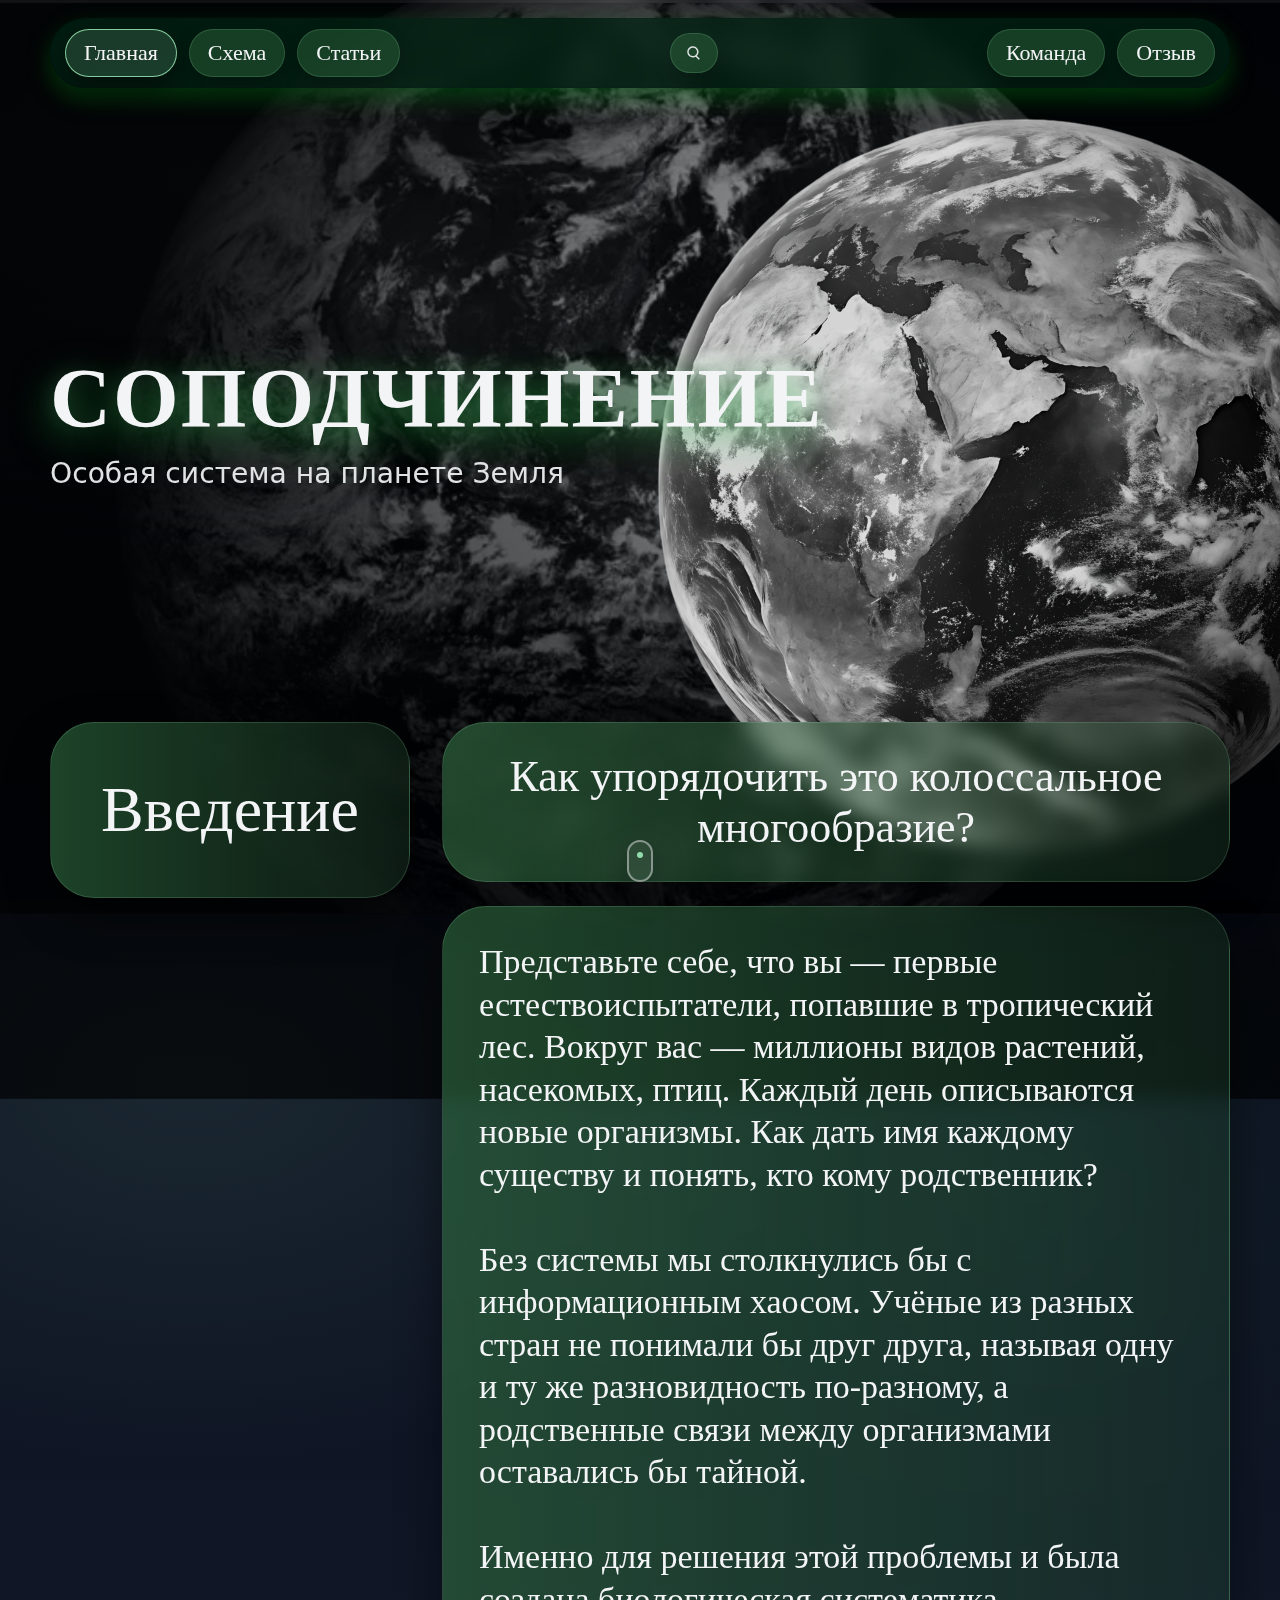
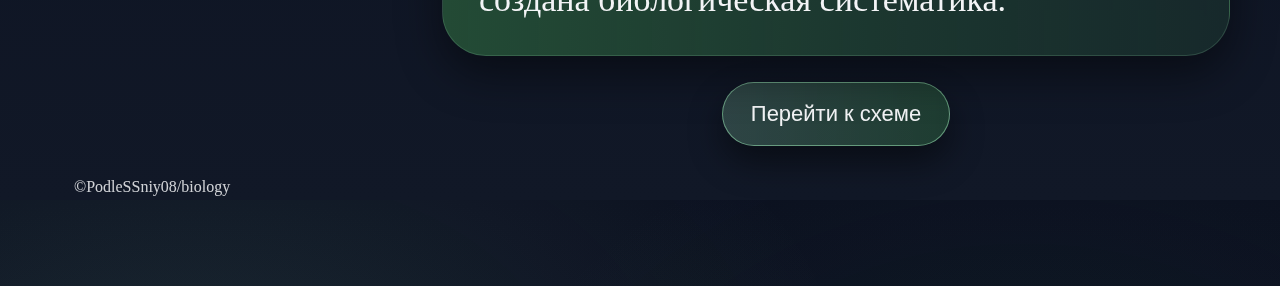
<file: index.html>
<!doctype html>
<html lang="ru">
<head>
  <meta charset="utf-8">
  <meta name="viewport" content="width=device-width, initial-scale=1">
  <title>СОПОДЧИНЕНИЕ — Особая система на планете Земля</title>
  <link rel="stylesheet" href="css/style.css">  
  <script defer src="js/app.js"></script>  
  <script defer src="js/global-search.js"></script>
  <script defer src="js/parallax.js"></script>
  <script defer src="js/highlight.js"></script>
  <script defer src="js/progress.js"></script>
</head>
<body>
  <div class="progress" aria-hidden="true"><div class="progress__bar"></div></div>
  <div class="page">
    <div class="bg" style="background-image:url('assets/bg-earth.jpg')"></div>
    <img class="hero-earth" src="assets/earth-circle.png" alt="Земля">
    <header class="header">
      <div class="container">
        <nav class="navbar" aria-label="Навигация">
          <div class="nav-group nav-left">
            <a class="pill" data-nav href="index.html">Главная</a>
            <a class="pill" data-nav href="scheme.html">Схема</a>
            <a class="pill" data-nav href="articles.html">Статьи</a>
          </div>
          <div class="nav-center"></div>
          <div class="nav-group nav-right">
            <a class="pill" data-nav href="team.html">Команда</a>
            <a class="pill" data-nav href="reviews.html">Отзыв</a>
          </div>
        </nav>
      </div>
    </header>
    <main class="hero" id="top">
      <div class="container">
        <section class="hero-box" aria-label="Заглавный блок">
          <h1 class="hero-title">СОПОДЧИНЕНИЕ</h1>
          <p class="hero-sub">Особая система на планете Земля</p>
        </section>
      </div>
    </main>
    <main class="section" id="intro">
      <div class="container">
        <div class="grid-2">
          <aside class="huge-label">Введение</aside>
          <section>
            <div class="question">Как упорядочить это колоссальное<br>многообразие?</div>
            <div class="textbox">
              Представьте себе, что вы — первые естествоиспытатели, попавшие в тропический лес. Вокруг вас — миллионы видов растений, насекомых, птиц. Каждый день описываются новые организмы. Как дать имя каждому существу и понять, кто кому родственник?<br><br>Без системы мы столкнулись бы с информационным хаосом. Учёные из разных стран не понимали бы друг друга, называя одну и ту же разновидность по-разному, а родственные связи между организмами оставались бы тайной.<br><br>Именно для решения этой проблемы и была создана биологическая систематика.
            </div>
            <div class="cta-row">
              <button class="cta" type="button" onclick="location.href='scheme.html'">
                Перейти к схеме
              </button>
            </div>
          </section>
          <footer class="footer">
          <div class="container">
            <div style="opacity:.85">©PodleSSniy08/biology</div>
          </div>
        </footer>
        </div>
      </div>
    </main>
  <div class="scroll-indicator" aria-hidden="true"></div>
</body>
</html>
</file>
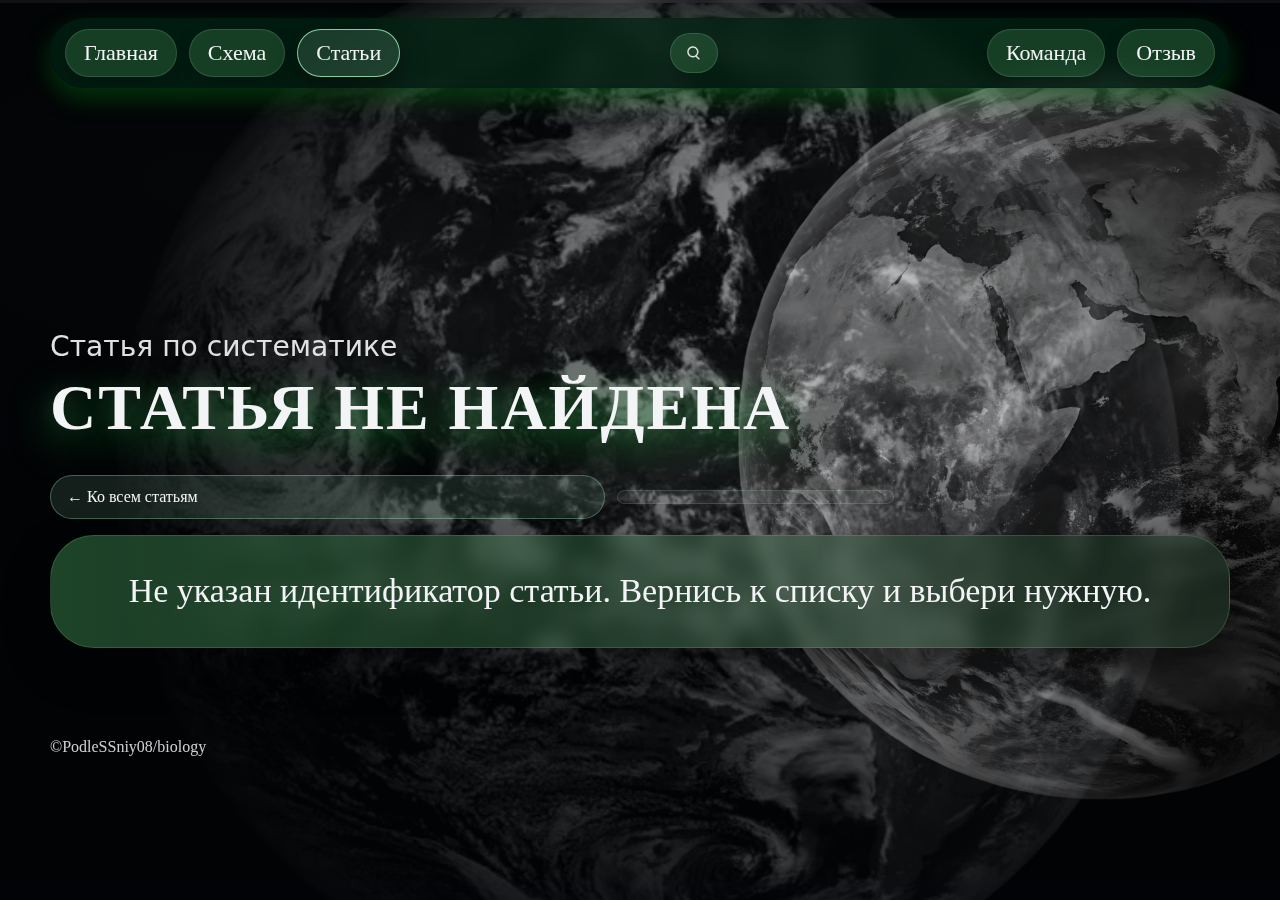
<file: article.html>
<!doctype html>
<html lang="ru">
<head>
  <meta charset="utf-8" />
  <meta name="viewport" content="width=device-width, initial-scale=1" />
  <title>Статья — систематика</title>
  <link rel="stylesheet" href="css/style.css" />
  <script defer src="js/app.js"></script>
  <script defer src="js/global-search.js"></script>
  <script defer src="js/parallax.js"></script>
  <script defer src="js/progress.js"></script>
  <script defer src="js/highlight.js"></script>
  <script defer src="js/article-page.js"></script>
</head>
<body>
  <div class="progress" aria-hidden="true"><div class="progress__bar"></div></div>
  <div class="page">
    <div class="bg" style="background-image:url('assets/bg-earth.jpg')"></div>
    <img class="hero-earth hero-earth--scheme earth-img" src="assets/earth-circle.png" alt="Земля" />
    <header class="header">
      <div class="container">
        <nav class="navbar" aria-label="Навигация">
          <div class="nav-group nav-left">
            <a class="pill" data-nav href="index.html">Главная</a>
            <a class="pill" data-nav href="scheme.html">Схема</a>
            <a class="pill active" data-nav href="articles.html">Статьи</a>
          </div>
          <div class="nav-center"></div>
          <div class="nav-group nav-right">
            <a class="pill" data-nav href="team.html">Команда</a>
            <a class="pill" data-nav href="reviews.html">Отзыв</a>
          </div>
        </nav>
      </div>
    </header>
    <main class="section">
      <div class="container">
        <section class="hero-box" style="margin-top:120px; background: transparent; box-shadow:none; padding:0">
          <p class="hero-sub" style="margin-bottom:8px;">Статья по систематике</p>
          <h1 id="articleTitle" class="hero-title" style="font-size:64px; margin-bottom:16px;">Загрузка…</h1>
          <div id="articleMeta" class="kb-badges" aria-label="Характеристики статьи"></div>
          <div class="kb-controls" style="gap:12px; margin-top:14px; flex-wrap:wrap;">
            <a class="btn" href="articles.html">← Ко всем статьям</a>
            <div id="articleUpdated" class="kb-count" aria-label="Дата обновления"></div>
          </div>
        </section>
        <section class="card textbox" style="margin-top:16px;" id="articleContent">
          <div class="note">Загружаем статью…</div>
        </section>
        <section class="card" id="articleLinks" style="margin-top:16px; display:none;"></section>
        <section class="card" id="articleSources" style="margin-top:16px; display:none;"></section>
      </div>
    </main>
    <footer class="footer">
      <div class="container">
        <div style="opacity:.85">©PodleSSniy08/biology</div>
      </div>
    </footer>
  </div>
</body>
</html>
</file>
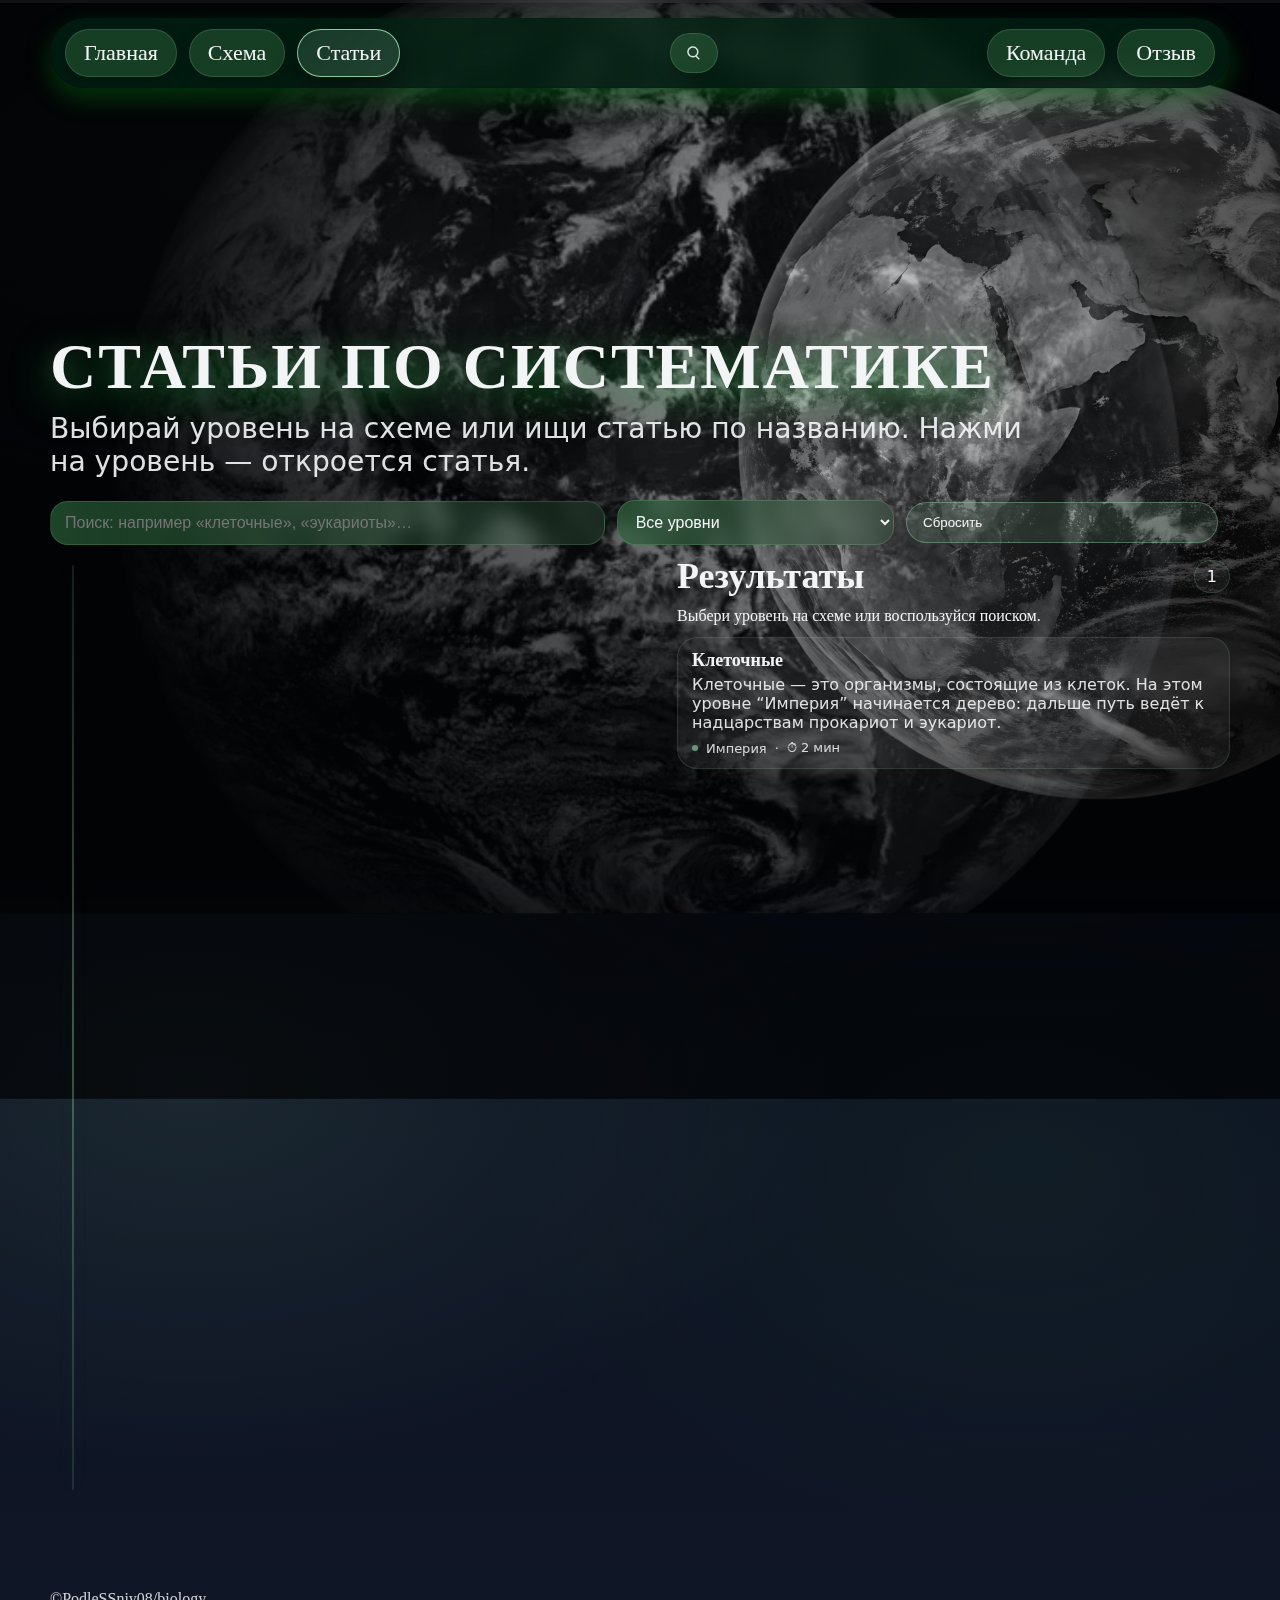
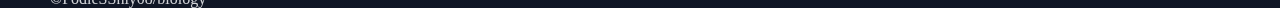
<file: articles.html>
<!doctype html>
<html lang="ru">
<head>
  <meta charset="utf-8" />
  <meta name="viewport" content="width=device-width, initial-scale=1" />
  <title>Статьи — схема и поиск</title>
  <link rel="stylesheet" href="css/style.css" />
  <script defer src="js/app.js"></script>
  <script defer src="js/global-search.js"></script>
  <script defer src="js/parallax.js"></script>
  <script defer src="js/progress.js"></script>
  <script defer src="js/articles.js"></script>
</head>
<body>
  <div class="progress" aria-hidden="true"><div class="progress__bar"></div></div>
  <div class="page">
    <div class="bg" style="background-image:url('assets/bg-earth.jpg')"></div>
    <img class="hero-earth hero-earth--scheme earth-img" src="assets/earth-circle.png" alt="Земля">
    <header class="header">
      <div class="container">
        <nav class="navbar" aria-label="Навигация">
          <div class="nav-group nav-left">
            <a class="pill" data-nav href="index.html">Главная</a>
            <a class="pill" data-nav href="scheme.html">Схема</a>
            <a class="pill active" data-nav href="articles.html">Статьи</a>
          </div>
          <div class="nav-center"></div>
          <div class="nav-group nav-right">
            <a class="pill" data-nav href="team.html">Команда</a>
            <a class="pill" data-nav href="reviews.html">Отзыв</a>
          </div>
        </nav>
      </div>
    </header>
    <main class="section">
      <div class="container">
        <section class="hero-box" style="margin-top:120px; background:transparent; box-shadow:none; padding:0">
          <h1 class="hero-title" style="font-size:64px; margin-bottom:8px;">Статьи по систематике</h1>
          <p class="hero-sub" style="max-width: 980px;">
            Выбирай уровень на схеме или ищи статью по названию. Нажми на уровень — откроется статья.
          </p>
        </section>
        <section class="card" style="margin-top:16px; background: transparent; border:0;">
          <div class="kb-controls">
            <input id="kbSearch" class="kb-input" placeholder="Поиск: например «клеточные», «эукариоты»…" autocomplete="off" />
            <select id="kbLevel" class="kb-select" title="Уровень">
              <option value="">Все уровни</option>
              <option value="Империя">Империя</option>
              <option value="Надцарство">Надцарство</option>
              <option value="Царство">Царство</option>
              <option value="Подцарство">Подцарство</option>
              <option value="Тип">Тип</option>
              <option value="Класс">Класс</option>
              <option value="Отряд">Отряд</option>
              <option value="Семейство">Семейство</option>
              <option value="Род">Род</option>
              <option value="Вид">Вид</option>
              <option value="Общее">Общее</option>
            </select>
            <button id="kbClear" class="btn" type="button">Сбросить</button>
          </div>
        </section>
        <section class="kb-layout" style="margin-top:10px;">
          <div class="kb-left">
            <section class="rank-list timeline kb-timeline" aria-label="Схема уровней (кликабельная)">
              <div class="timeline__line" aria-hidden="true"></div>
              <div class="rank-item" data-node="cellular">
                <span class="node" aria-hidden="true"></span>
                <div class="rank-pill">Империя: Клеточные</div>
              </div>
              <div class="rank-item" data-node="noncellular">
                <span class="node" aria-hidden="true"></span>
                <div class="rank-pill">Империя: Неклеточные</div>
              </div>
              <div class="rank-item" data-node="prokaryotes">
                <span class="node" aria-hidden="true"></span>
                <div class="rank-pill">Надцарство: Прокариоты</div>
              </div>
              <div class="rank-item" data-node="eukaryotes">
                <span class="node" aria-hidden="true"></span>
                <div class="rank-pill">Надцарство: Эукариоты</div>
              </div>
              <div class="rank-item" data-node="animals">
                <span class="node" aria-hidden="true"></span>
                <div class="rank-pill">Царство: Животные</div>
              </div>
              <div class="rank-item" data-node="plants">
                <span class="node" aria-hidden="true"></span>
                <div class="rank-pill">Царство: Растения</div>
              </div>
              <div class="rank-item" data-node="fungi">
                <span class="node" aria-hidden="true"></span>
                <div class="rank-pill">Царство: Грибы</div>
              </div>
              <div class="rank-item" data-node="bacteria">
                <span class="node" aria-hidden="true"></span>
                <div class="rank-pill">Царство: Бактерии</div>
              </div>
              <div class="rank-item" data-node="viruses">
                <span class="node" aria-hidden="true"></span>
                <div class="rank-pill">Царство: Вирусы</div>
              </div>
            </section>
          </div>
          <div class="kb-right">
            <section class="card kb-panel">
              <div class="kb-panel-head">
                <h2 class="kb-h2">Результаты</h2>
                <div id="kbCount" class="kb-count">0</div>
              </div>
              <div id="kbSelected" class="kb-selected">
                <div class="note">Выбери уровень на схеме или воспользуйся поиском.</div>
              </div>
              <div id="kbList" class="kb-list" aria-label="Список статей"></div>
            </section>
          </div>
        </section>
      </div>
    </main>
    <footer class="footer">
      <div class="container">
        <div style="opacity:.85">©PodleSSniy08/biology</div>
      </div>
    </footer>
  </div>
</body>
</html>
</file>
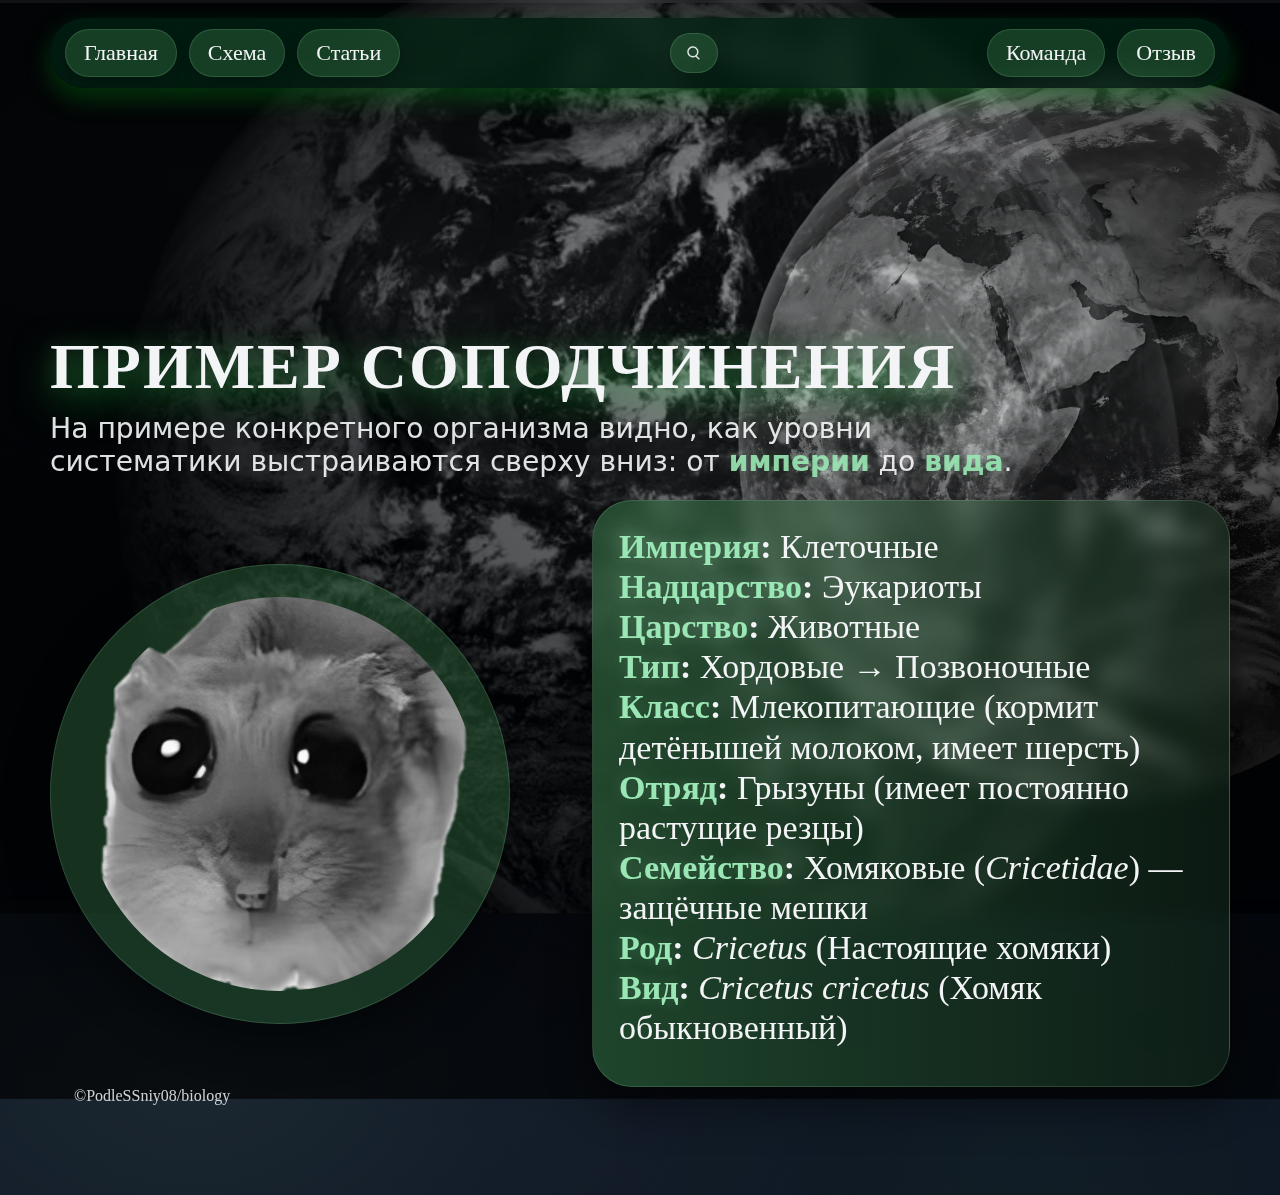
<file: example.html>
<!doctype html>
<html lang="ru">
<head>
  <meta charset="utf-8">
  <meta name="viewport" content="width=device-width, initial-scale=1">
  <title>Пример — СОПОДЧИНЕНИЕ</title>
  <link rel="stylesheet" href="css/style.css">
  <script defer src="js/app.js"></script>
  <script defer src="js/global-search.js"></script>
  <script defer src="js/parallax.js"></script>
  <script defer src="js/progress.js"></script>
  <script defer src="js/highlight.js"></script>
</head>
<body>
  <div class="progress" aria-hidden="true"><div class="progress__bar"></div></div>
  <div class="page">
    <div class="bg" style="background-image:url('assets/bg-earth.jpg')"></div>
    <img class="hero-earth hero-earth--scheme earth-img" src="assets/earth-circle.png" alt="Земля">
    <header class="header">
      <div class="container">
        <nav class="navbar" aria-label="Навигация">
          <div class="nav-group nav-left">
            <a class="pill" data-nav href="index.html">Главная</a>
            <a class="pill" data-nav href="scheme.html">Схема</a>
            <a class="pill" data-nav href="articles.html">Статьи</a>
          </div>
          <div class="nav-center"></div>
          <div class="nav-group nav-right">
            <a class="pill" data-nav href="team.html">Команда</a>
            <a class="pill" data-nav href="reviews.html">Отзыв</a>
          </div>
        </nav>
      </div>
    </header>
    <main class="section">
      <div class="container">
        <section class="hero-box" style="margin-top:120px; background: transparent; box-shadow:none; padding:0">
          <h1 class="hero-title" style="font-size:64px; margin-bottom:8px;">Пример соподчинения</h1>
          <p class="hero-sub" style="max-width: 980px;">
            На примере конкретного организма видно, как уровни систематики выстраиваются сверху вниз:
            от <span class="kw">империи</span> до <span class="kw">вида</span>.
          </p>
        </section>
        <section class="example-layout" style="margin-top:18px;">
          <div class="earth-ring earth-ring--sm">
            <img class="earth-img" src="assets/hamster.png" alt="Хомяк (пример)">
          </div>
          <div class="example-card textbox">
            <div class="example-lines">
              <div><b>Империя:</b> Клеточные</div>
              <div><b>Надцарство:</b> Эукариоты</div>
              <div><b>Царство:</b> Животные</div>
              <div><b>Тип:</b> Хордовые → Позвоночные</div>
              <div><b>Класс:</b> Млекопитающие (кормит детёнышей молоком, имеет шерсть)</div>
              <div><b>Отряд:</b> Грызуны (имеет постоянно растущие резцы)</div>
              <div><b>Семейство:</b> Хомяковые (<i>Cricetidae</i>) — защёчные мешки</div>
              <div><b>Род:</b> <i>Cricetus</i> (Настоящие хомяки)</div>
              <div><b>Вид:</b> <i>Cricetus cricetus</i> (Хомяк обыкновенный)</div>
            </div>
            <div class="note" style="text-align:left; margin-top:12px;">              
            </div>
          </div>
        </section>
        <footer class="footer">
          <div class="container">
            <div style="opacity:.85">©PodleSSniy08/biology</div>
          </div>
        </footer>
      </div>
    </main>
  </div>
</body>
</html>
</file>
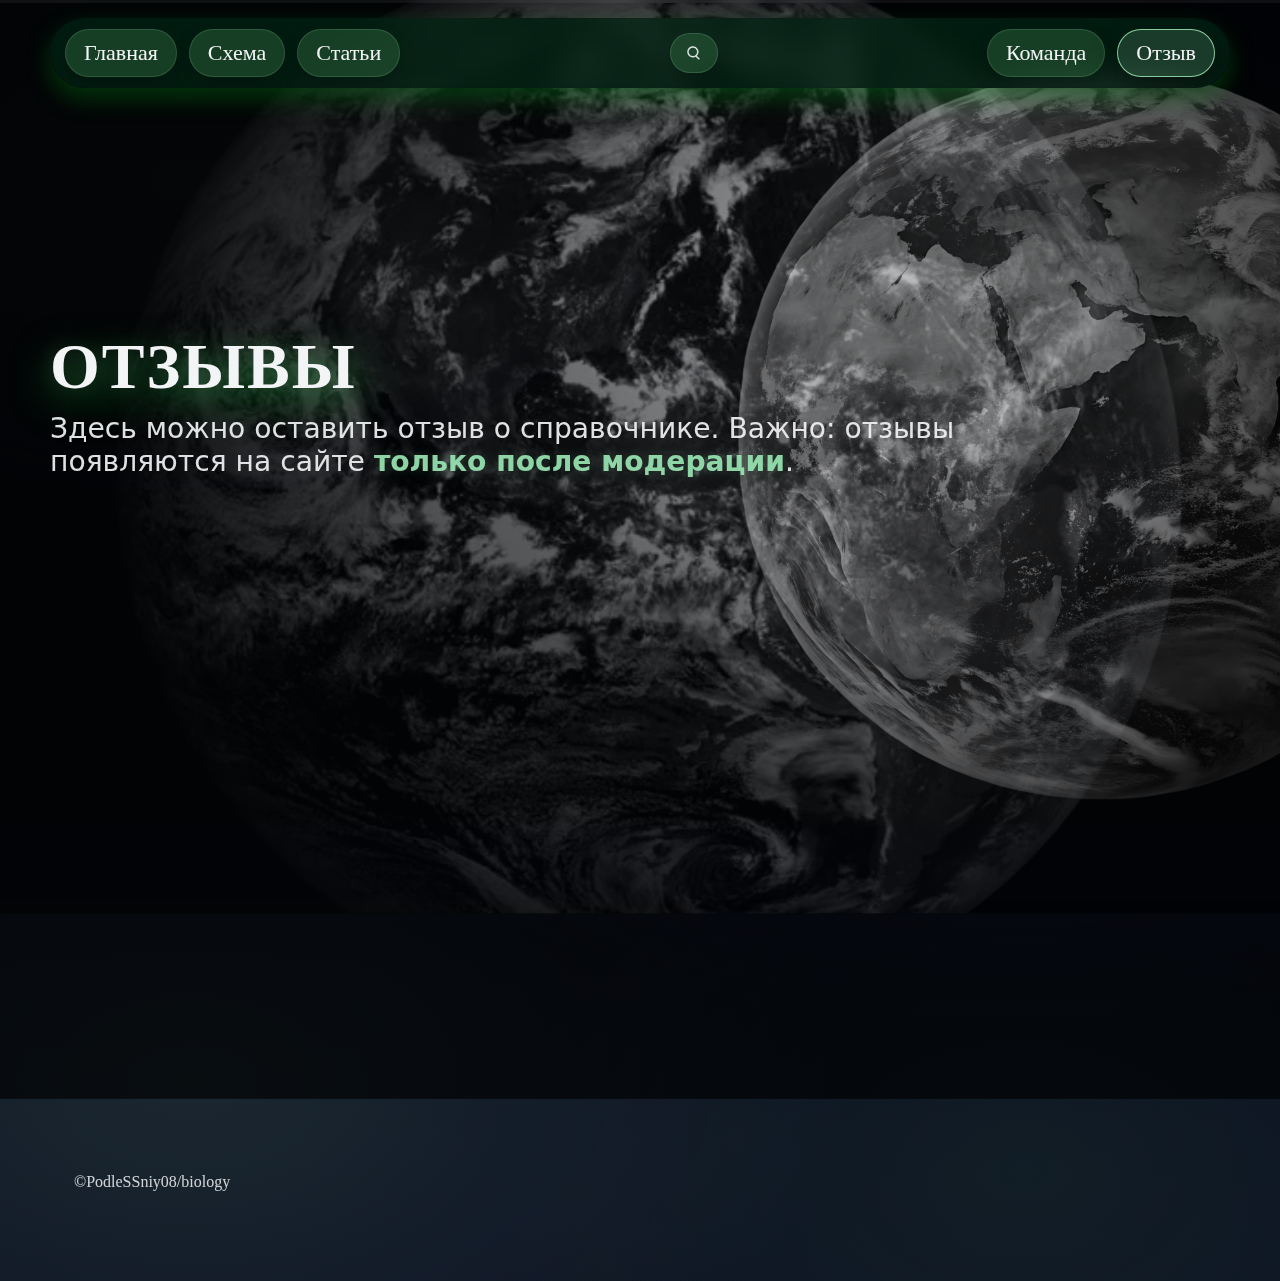
<file: reviews.html>
<!doctype html>
<html lang="ru">
<head>
  <meta charset="utf-8">
  <meta name="viewport" content="width=device-width, initial-scale=1">
  <title>Отзывы — СОПОДЧИНЕНИЕ</title>
  <link rel="stylesheet" href="css/style.css">
  <script defer src="js/app.js"></script>
  <script defer src="js/global-search.js"></script>
  <script defer src="js/parallax.js"></script>
  <script defer src="js/progress.js"></script>
  <script defer src="js/highlight.js"></script>
  <script defer src="js/reveal.js"></script>
  <script defer src="js/reviews.js"></script>
</head>
<body>
  <div class="progress" aria-hidden="true"><div class="progress__bar"></div></div>
  <div class="page">
    <div class="bg" style="background-image:url('assets/bg-earth.jpg')"></div>
    <img class="hero-earth hero-earth--scheme earth-img" src="assets/earth-circle.png" alt="Земля">
    <header class="header">
      <div class="container">
        <nav class="navbar" aria-label="Навигация">
          <div class="nav-group nav-left">
            <a class="pill" data-nav href="index.html">Главная</a>
            <a class="pill" data-nav href="scheme.html">Схема</a>
            <a class="pill" data-nav href="articles.html">Статьи</a>
          </div>
          <div class="nav-center"></div>
          <div class="nav-group nav-right">
            <a class="pill" data-nav href="team.html">Команда</a>
            <a class="pill" data-nav href="reviews.html">Отзыв</a>
          </div>
        </nav>
      </div>
    </header>
    <main class="section">
      <div class="container">
        <section class="hero-box" style="margin-top:120px; background: transparent; box-shadow:none; padding:0">
          <h1 class="hero-title" style="font-size:64px; margin-bottom:8px;">Отзывы</h1>
          <p class="hero-sub" style="max-width: 980px;">
            Здесь можно оставить отзыв о справочнике. Важно: отзывы появляются на сайте
            <span class="kw">только после модерации</span>.
          </p>
        </section>
        <section class="card reviews-card" style="margin-top:18px;" data-reveal>
          <h2 class="team-h2" style="font-size:40px; margin-bottom:10px;">Оставить отзыв</h2>
          <p class="note" style="text-align:center; margin-top:0;">
          </p>
          <form id="reviewForm" class="form">
            <div class="form-row">
              <input id="name" class="input" placeholder="Имя (можно анонимно)">
              <input id="grade" class="input" placeholder="Класс (например: 7А)">
            </div>
            <textarea id="text" class="input" placeholder="Текст отзыва..." required></textarea>
            <div class="form-actions">
              <button class="btn" type="submit">Отправить на модерацию</button>
              <span id="msg" class="msg"></span>
            </div>
            <textarea id="snippet" class="input" style="display:none" readonly></textarea>
          </form>
        </section>
        <section class="card reviews-card" style="margin-top:14px;" data-reveal>
          <h2 class="team-h2" style="font-size:40px; margin-bottom:10px;">Опубликованные отзывы</h2>
          <div id="reviewList"></div>
          <div id="reviewList" class="review-list"></div>
          <div class="note" style="text-align:center; margin-top:14px;">            
          </div>
        </section>
        <footer class="footer">
          <div class="container">
            <div style="opacity:.85">©PodleSSniy08/biology</div>
          </div>
        </footer>
      </div>
    </main>
  </div>
</body>
</html>
</file>
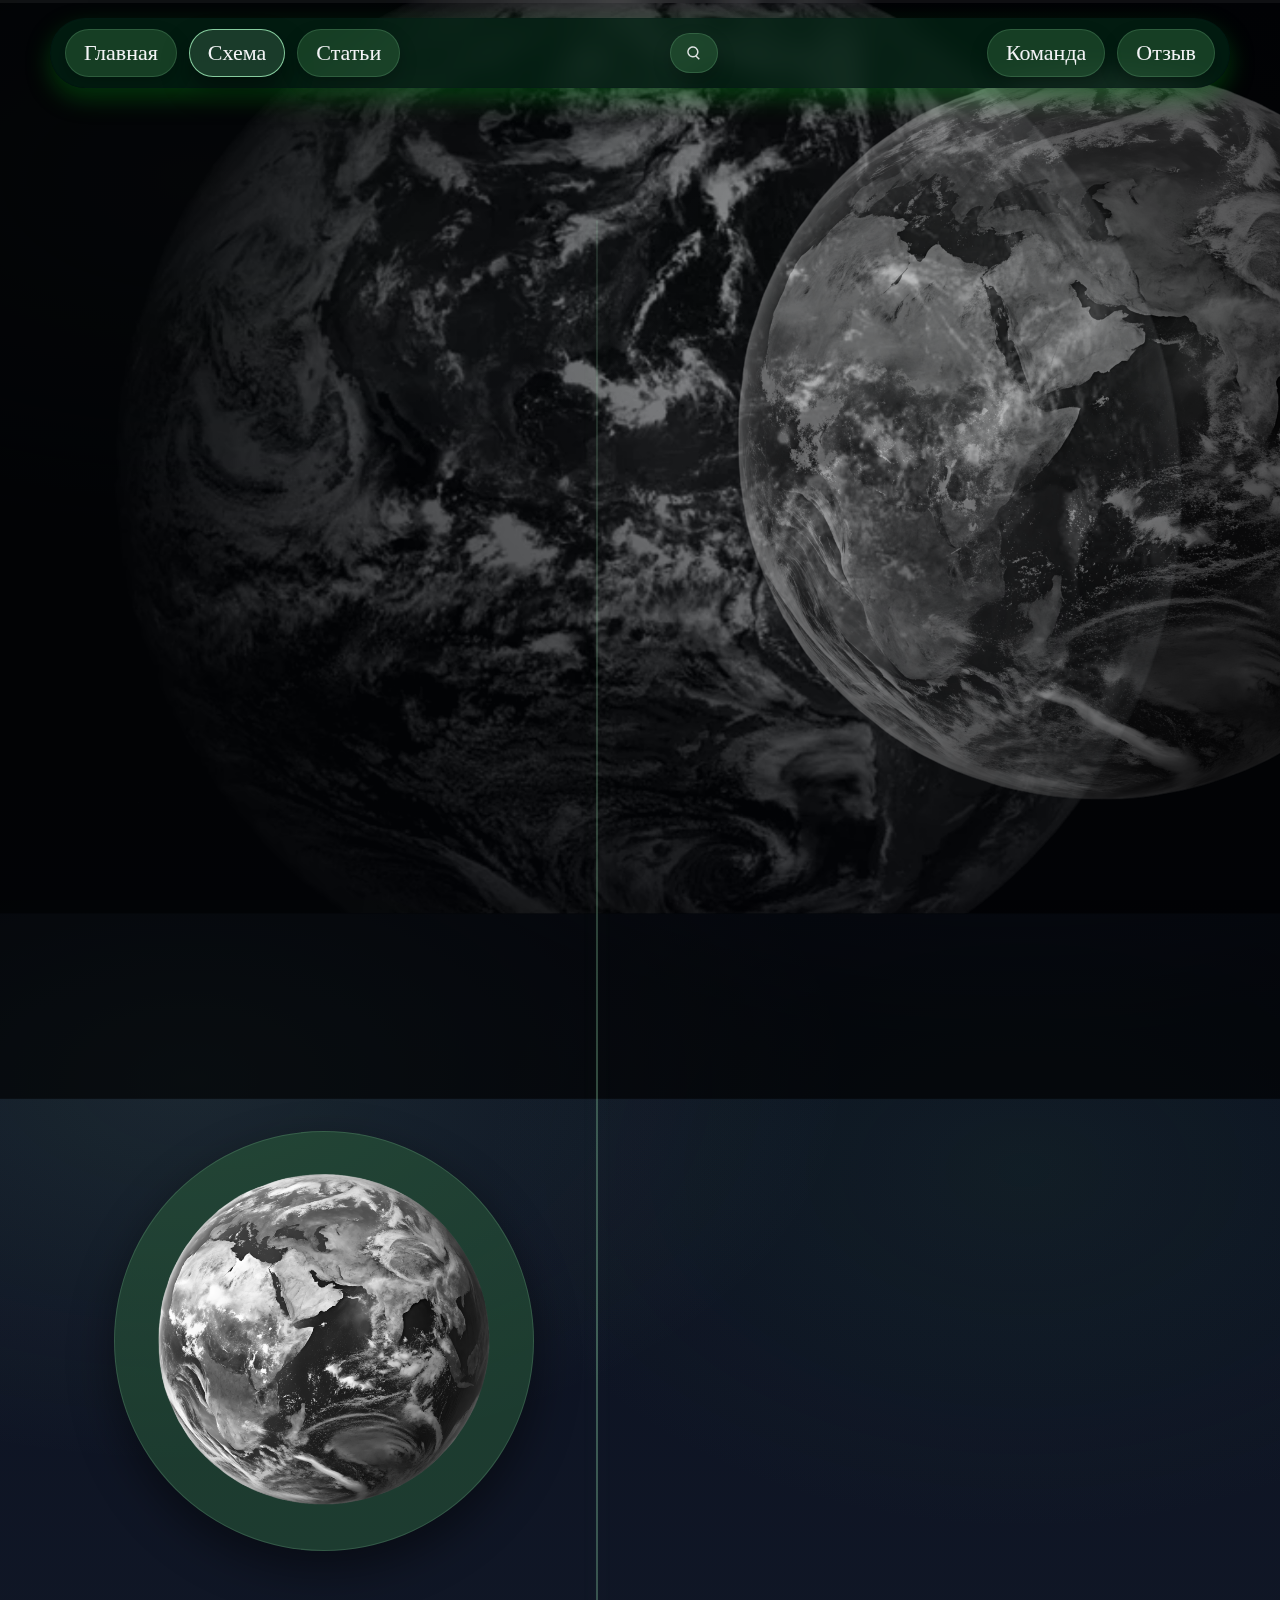
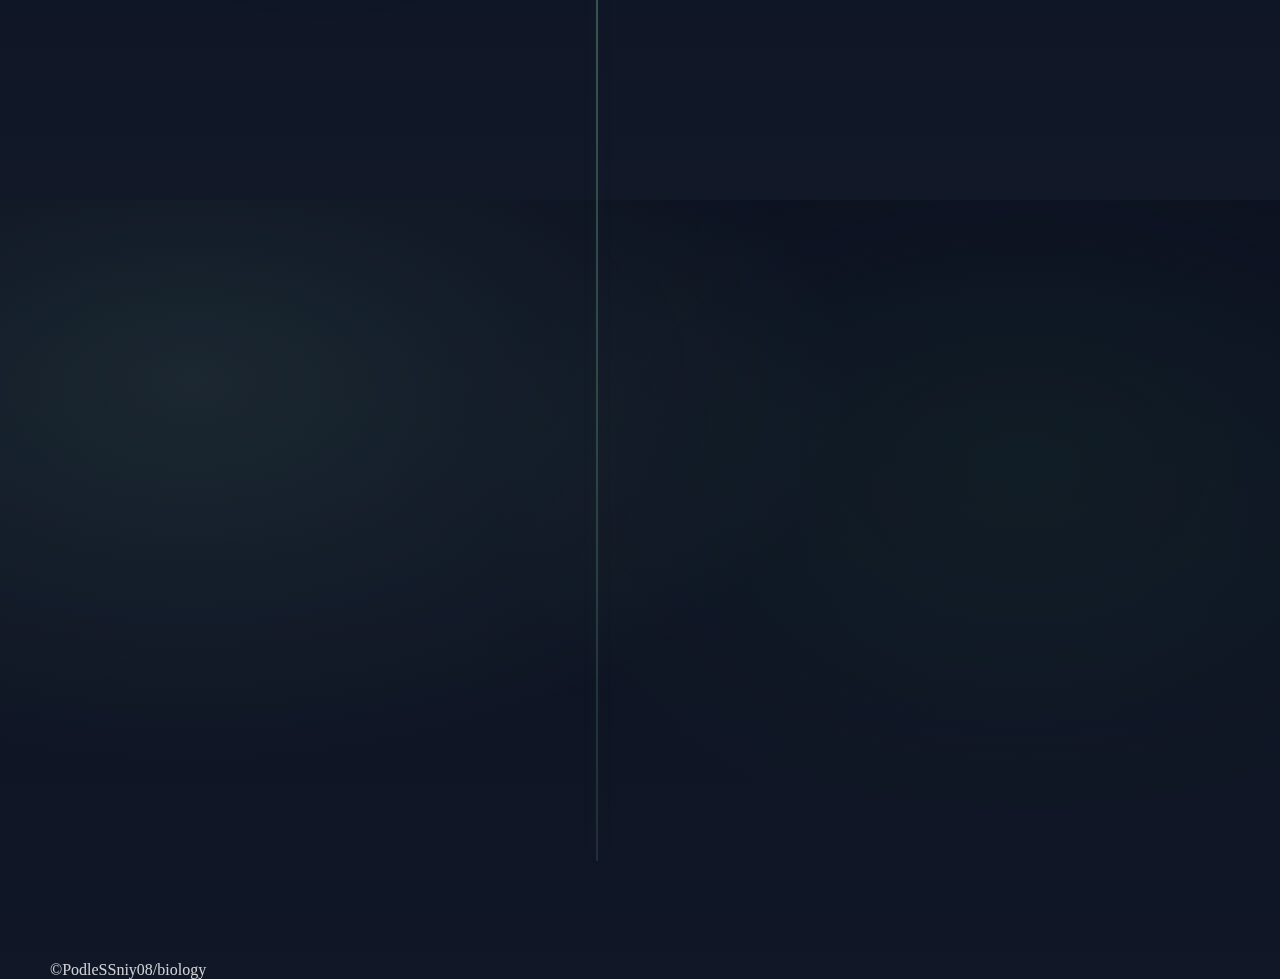
<file: scheme.html>
<!doctype html>
<html lang="ru">
<head>
  <meta charset="utf-8">
  <meta name="viewport" content="width=device-width, initial-scale=1">
  <title>Схема — СОПОДЧИНЕНИЕ</title>
  <link rel="stylesheet" href="css/style.css">
  <script defer src="js/app.js"></script>
  <script defer src="js/global-search.js"></script>
  <script defer src="js/parallax.js"></script>
  <script defer src="js/highlight.js"></script>
  <script defer src="js/progress.js"></script>
  <script defer src="js/scheme-timeline.js"></script>
</head>
<body>
  <div class="progress" aria-hidden="true"><div class="progress__bar"></div></div>
  <div class="page">
    <div class="bg" style="background-image:url('assets/bg-earth.jpg')"></div>
    <img class="hero-earth hero-earth--scheme earth-img" src="assets/earth-circle.png" alt="Земля">
    <header class="header">
      <div class="container">
        <nav class="navbar" aria-label="Навигация">
          <div class="nav-group nav-left">
            <a class="pill" data-nav href="index.html">Главная</a>
            <a class="pill" data-nav href="scheme.html">Схема</a>
            <a class="pill" data-nav href="articles.html">Статьи</a>
          </div>
          <div class="nav-center"></div>
          <div class="nav-group nav-right">
            <a class="pill" data-nav href="team.html">Команда</a>
            <a class="pill" data-nav href="reviews.html">Отзыв</a>
          </div>
        </nav>
      </div>
    </header>
    <main class="scheme-wrap">
      <div class="container">
        <div class="scheme-grid">
          <div class="earth-ring" aria-label="Земля">
            <img class="earth-img" src="assets/earth-circle.png" alt="Земля">
          </div>
          <section class="rank-list timeline" aria-label="Уровни систематики">
            <div class="timeline__line" aria-hidden="true"></div>
            <div class="rank-item">
              <span class="node" aria-hidden="true"></span>
              <div class="rank-pill rank-label">Империя:</div>
              <div class="rank-values">
                <a class="rank-pill rank-link" href="article.html?id=cellular">Клеточные</a>
                <a class="rank-pill rank-link" href="article.html?id=noncellular">Неклеточные</a>
              </div>
            </div>
            <div class="rank-item">
              <span class="node" aria-hidden="true"></span>
              <div class="rank-pill rank-label">Надцарство:</div>
              <div class="rank-values">
                <a class="rank-pill rank-link" href="article.html?id=prokaryotes">Прокариоты</a>
                <a class="rank-pill rank-link" href="article.html?id=eukaryotes">Эукариоты</a>
              </div>
            </div>
            <div class="rank-item">
              <span class="node" aria-hidden="true"></span>
              <div class="rank-pill rank-label">Царство:</div>
              <div class="rank-values">
                <a class="rank-pill rank-link" href="article.html?id=bacterium">Бактерии</a>
                <a class="rank-pill rank-link" href="article.html?id=archaea">Археи</a>
                <a class="rank-pill rank-link" href="article.html?id=plants">Растения</a>
                <a class="rank-pill rank-link" href="article.html?id=animals">Животные</a>
                <a class="rank-pill rank-link" href="article.html?id=fungus">Грибы</a>
                <a class="rank-pill rank-link" href="article.html?id=chromists">Хромисты</a>
                <a class="rank-pill rank-link" href="article.html?id=protozoa">Простейшие</a>
              </div>
            </div>
            <div class="rank-item">
              <span class="node" aria-hidden="true"></span>
              <div class="rank-pill rank-label">Подцарство:</div>
              <div class="rank-values">
                <a class="rank-pill rank-link" href="article.html?id=unicellular">Одноклеточные</a>
                <a class="rank-pill rank-link" href="article.html?id=multicellular">Многоклеточные</a>
              </div>
            </div>
            <div class="rank-item">
              <span class="node" aria-hidden="true"></span>
              <div class="rank-pill rank-pill--wide">Тип/отдел (например, членистоногие или хордовые)</div>
            </div>
            <div class="rank-item">
              <span class="node" aria-hidden="true"></span>
              <div class="rank-pill rank-pill--wide">Класс (например, птицы, рыбы, млекопитающие и тд)</div>
            </div>
            <div class="rank-item">
              <span class="node" aria-hidden="true"></span>
              <div class="rank-pill rank-pill--wide">Отряд (например, приматы, бабочки, грызуны и тд)</div>
            </div>
            <div class="rank-item">
              <span class="node" aria-hidden="true"></span>
              <div class="rank-pill rank-pill--wide">Семейство (например, гоминиды, белянки, хомяковые и тд)</div>
            </div>
            <div class="rank-item">
              <span class="node" aria-hidden="true"></span>
              <div class="rank-pill rank-pill--wide">Род (например, человек, белянка, хомяк и тд)</div>
            </div>
            <div class="rank-item">
              <span class="node" aria-hidden="true"></span>
              <div class="rank-pill rank-pill--wide">Вид (например, человек разумный, капустная белянка, джунгарский и тд)</div>
            </div>
          </section>
        </div>
      </div>
    </main>
    <footer class="footer">
      <div class="container">
        <div style="opacity:.85">©PodleSSniy08/biology</div>
      </div>
    </footer>
  </div>
</body>
</html>
</file>
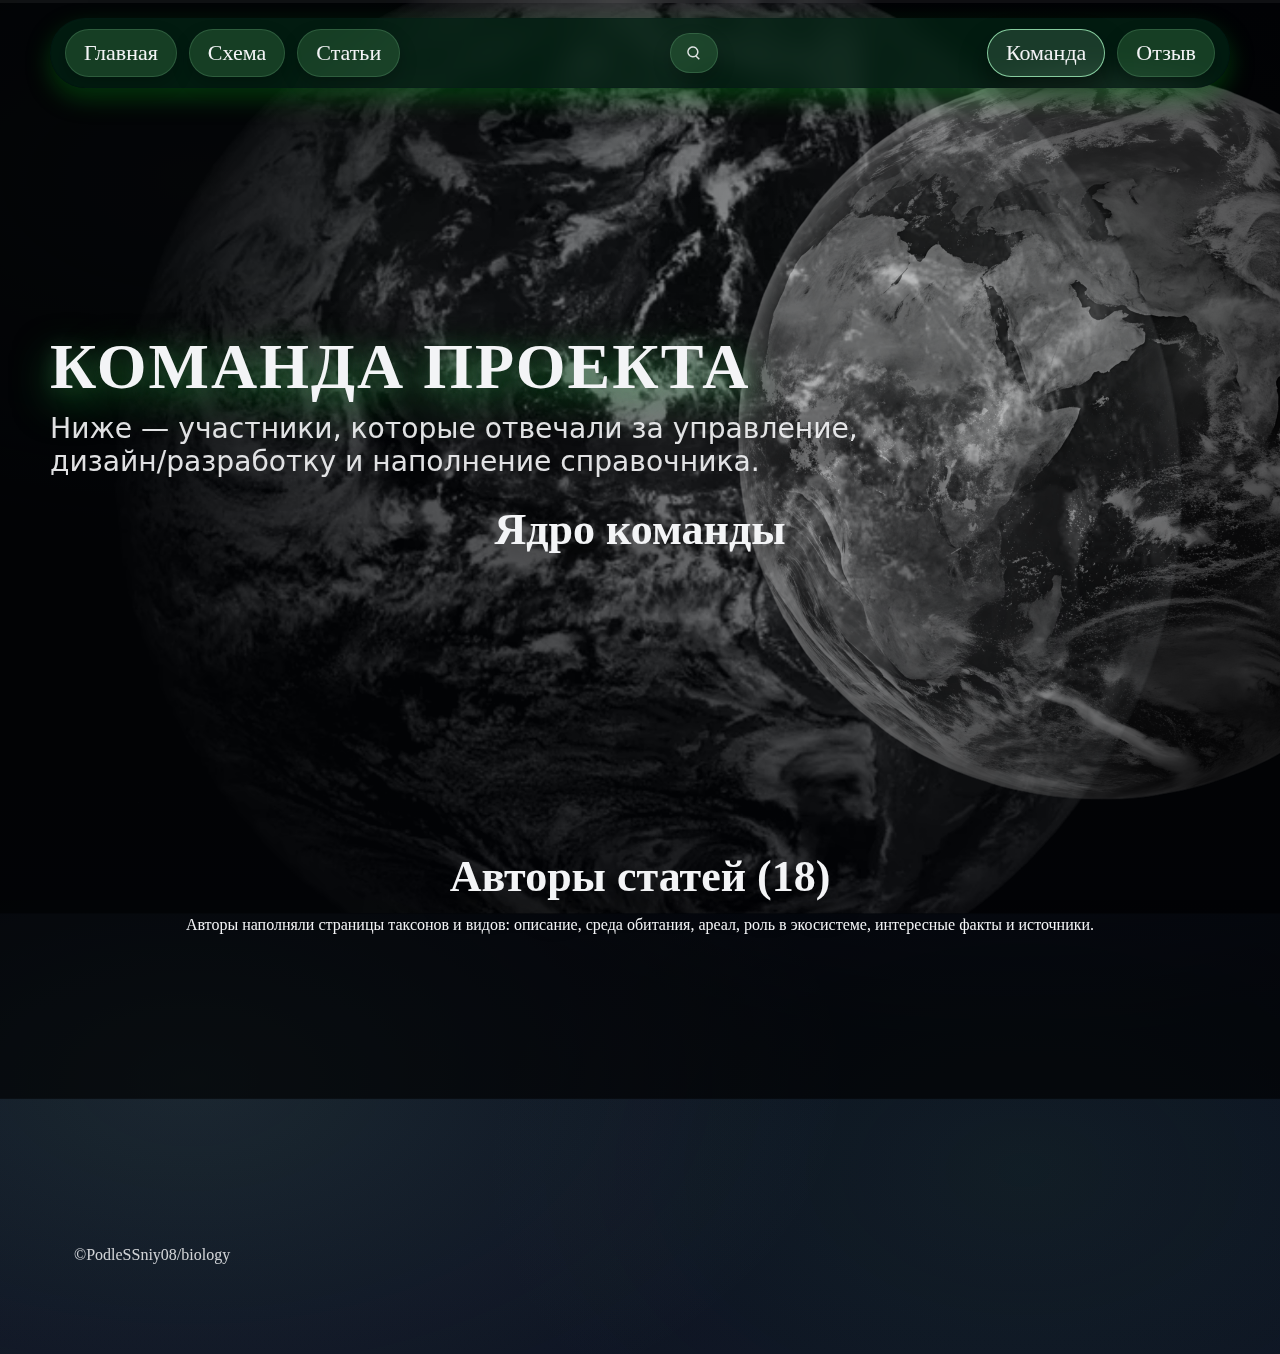
<file: team.html>
<!doctype html>
<html lang="ru">
<head>
  <meta charset="utf-8">
  <meta name="viewport" content="width=device-width, initial-scale=1">
  <title>Команда — СОПОДЧИНЕНИЕ</title>
  <link rel="stylesheet" href="css/style.css">
  <script defer src="js/app.js"></script>
  <script defer src="js/global-search.js"></script>
  <script defer src="js/parallax.js"></script>
  <script defer src="js/progress.js"></script>
  <script defer src="js/highlight.js"></script>
  <script defer src="js/reveal.js"></script>
</head>
<body>
  <div class="progress" aria-hidden="true"><div class="progress__bar"></div></div>
  <div class="page">
    <div class="bg" style="background-image:url('assets/bg-earth.jpg')"></div>
    <img class="hero-earth hero-earth--scheme earth-img" src="assets/earth-circle.png" alt="Земля">
    <header class="header">
      <div class="container">
        <nav class="navbar" aria-label="Навигация">
          <div class="nav-group nav-left">
            <a class="pill" data-nav href="index.html">Главная</a>
            <a class="pill" data-nav href="scheme.html">Схема</a>
            <a class="pill" data-nav href="articles.html">Статьи</a>
          </div>
          <div class="nav-center"></div>
          <div class="nav-group nav-right">
            <a class="pill" data-nav href="team.html">Команда</a>
            <a class="pill" data-nav href="reviews.html">Отзыв</a>
          </div>
        </nav>
      </div>
    </header>
    <main class="section">
      <div class="container">
        <section class="hero-box" style="margin-top:120px; background: transparent; box-shadow:none; padding:0">
          <h1 class="hero-title" style="font-size:64px; margin-bottom:8px;">Команда проекта</h1>
          <p class="hero-sub" style="max-width: 900px;">
            Ниже — участники, которые отвечали за управление, дизайн/разработку и наполнение справочника.
          </p>
        </section>
        <section class="card team-section" style="margin-top:26px;">
          <h2 class="team-h2">Ядро команды</h2>
          <div class="team-grid">
            <article class="team-card" data-reveal>
              <div class="team-role">Project Manager</div>
              <div class="team-name">Сергей Подлесный</div>
              <div class="team-desc">План работ, распределение задач, контроль сроков и качества.</div>
            </article>
            <article class="team-card" data-reveal>
              <div class="team-role">Frontend / Designer</div>
              <div class="team-name">Алиса Остроумова</div>
              <div class="team-desc">Макеты, визуальный стиль, вёрстка интерфейса и анимации.</div>
            </article>
            <article class="team-card" data-reveal>
              <div class="team-role">Tech Lead</div>
              <div class="team-name">Георгий Рябчиков</div>
              <div class="team-desc">Архитектура, структура проекта, стандарты кода и сборка.</div>
            </article>
            <article class="team-card" data-reveal>
              <div class="team-role">Backend Developer</div>
              <div class="team-name">Амир Алибутаев</div>
              <div class="team-desc">Логика данных/интеграции, помощь с автоматизацией.</div>
            </article>
            <article class="team-card" data-reveal>
              <div class="team-role">DevOps Engineer</div>
              <div class="team-name">Марк Донсков</div>
              <div class="team-desc">Публикация, настройка GitHub Pages, стабильность сборки.</div>
            </article>
          </div>
        </section>
        <section class="card team-section" style="margin-top:18px;">
          <h2 class="team-h2">Авторы статей (18)</h2>
          <p class="note" style="text-align:center; margin-top:0;">
            Авторы наполняли страницы таксонов и видов: описание, среда обитания, ареал, роль в экосистеме,
            интересные факты и источники.
          </p>
          <div class="authors-grid">
            <div class="author" data-reveal>Анфиса Абдуллина</div>
            <div class="author" data-reveal>Вера Алдонина</div>
            <div class="author" data-reveal>Арина Белова</div>
            <div class="author" data-reveal>Лида Васьковская</div>
            <div class="author" data-reveal>Игорь Махов</div>
            <div class="author" data-reveal>Матвей Измайлов</div>
            <div class="author" data-reveal>Александр Карпов</div>
            <div class="author" data-reveal>Трофим Агапов</div>
            <div class="author" data-reveal>Ярослав Гусев</div>
            <div class="author" data-reveal>Иван Гуськов</div>
            <div class="author" data-reveal>Даниил Мельников</div>
            <div class="author" data-reveal>Егор Овчинников</div>
            <div class="author" data-reveal>Лев Зевакин</div>
            <div class="author" data-reveal>Евгения Давидюк</div>
            <div class="author" data-reveal>Мария Шпилевая</div>
            <div class="author" data-reveal>Екатерина Шадрина</div>
            <div class="author" data-reveal>Михаил Львов</div>
            <div class="author" data-reveal>Елизавета Толкачева</div>
          </div>
        </section>
        <footer class="footer">
          <div class="container">
            <div style="opacity:.85">©PodleSSniy08/biology</div>
          </div>
        </footer>
      </div>
    </main>
  </div>
</body>
</html>
</file>
<file: css/style.css>
:root{
  --bg: #0B1020;
  --bg2:#111827;
  --green: #2F6B3F;
  --green2:#3C8A53;
  --accent: #9AE6B4;   
  --text: #F3F4F6;
  --glass: rgba(255,255,255,.08);
  --glass2: rgba(255,255,255,.12);
  --pill-bg: rgba(47,107,63,.45);
  --pill-bg-hover: rgba(47,107,63,.62);
  --pill-border: rgba(154,230,180,.18);
  --pill-border-hover: rgba(154,230,180,.55);
  --pill-active-bg: rgba(154,230,180,.16);
  --pill-active-border: rgba(154,230,180,.85);
  --card-bg: rgba(47,107,63,.45);     
  --card-border: rgba(154,230,180,.18);
  --shadow: 0 18px 45px rgba(0,0,0,.45);
  --radius-xl: 44px;
  --radius-pill: 999px;
  --max: 1180px;
}
*{box-sizing:border-box}
html,body{height:100%}
body{
  margin:0;
  background: radial-gradient(1200px 700px at 15% 20%, rgba(154,230,180,.10), transparent 55%),
              radial-gradient(900px 600px at 80% 30%, rgba(47,107,63,.12), transparent 60%),
              linear-gradient(180deg, var(--bg) 0%, var(--bg2) 100%);
  color: var(--text);
  font-family: Georgia, "Times New Roman", serif;
  overflow-x:hidden;
}
a{color:inherit; text-decoration:none}
.page{
  min-height:100vh;
  position:relative;
  overflow:hidden;
}
.bg{
  position:fixed; inset:0;
  background-position: 72% 42%;     
  background-size: cover;
  filter: grayscale(25%) contrast(1.05) brightness(.92);
  opacity: .85;
  transform: translateZ(0);
}
.bg::after{
  content:"";
  position:absolute; inset:-20%;
  background:
    radial-gradient(900px 700px at 70% 40%, rgba(0,0,0,.10), rgba(0,0,0,.55) 60%, rgba(0,0,0,.78) 100%);
  pointer-events:none;
}
.bg::before{
  content:"";
  position:absolute; inset:0;
  background:
    radial-gradient(2px 2px at 10% 20%, rgba(255,255,255,.35), transparent 60%),
    radial-gradient(1.5px 1.5px at 40% 10%, rgba(255,255,255,.22), transparent 60%),
    radial-gradient(1px 1px at 70% 25%, rgba(255,255,255,.18), transparent 60%),
    radial-gradient(2px 2px at 85% 55%, rgba(255,255,255,.25), transparent 60%),
    radial-gradient(1px 1px at 25% 70%, rgba(255,255,255,.18), transparent 60%),
    radial-gradient(1.5px 1.5px at 60% 80%, rgba(255,255,255,.20), transparent 60%);
  opacity:.55;
  filter: blur(.2px);
  pointer-events:none;
}
.container{
  width:min(var(--max), calc(100% - 48px));
  margin: 0 auto;
}
.header{
  position: fixed;
  top: 18px;
  left: 0; right: 0;
  z-index: 100;
}
.navbar{
  display:flex;
  justify-content: space-between;
  align-items:center;
  gap: 18px;
  background: rgba(3, 36, 20, 0.76);
  border: 1px solid rgba(11, 8, 41, 0.1);
  border-radius: 999px;
  padding: 10px 14px;
  backdrop-filter: blur(12px);
  -webkit-backdrop-filter: blur(12px);
  box-shadow: 0 10px 24px rgba(2, 151, 25, 0.35);
}
.nav-group{display:flex; gap: 14px; align-items:center; flex-wrap:wrap}
.pill{
  display:inline-flex;
  align-items:center;
  justify-content:center;
  padding: 12px 18px;
  border-radius: var(--radius-pill);
  background: var(--pill-bg);
  border: 1px solid var(--pill-border);
  color: var(--text);
  font-size: 22px;
  line-height:1;
  border: 1px solid rgba(154,230,180,.18);
  box-shadow: 0 8px 18px rgba(0,0,0,.22);
  transition: transform .14s ease, background .14s ease, border-color .14s ease, box-shadow .14s ease, filter .14s ease;
  user-select:none;
}
.pill:hover{
  transform: translateY(-2px) scale(1.03);
  background: var(--pill-bg-hover);
  border-color: var(--pill-border-hover);
  box-shadow: 0 14px 26px rgba(0,0,0,.35);
  filter: brightness(1.08);
}
.pill.active{
  background: var(--pill-active-bg);
  border-color: var(--pill-active-border);
  box-shadow: 0 14px 28px rgba(0,0,0,.42);
}
.hero{
  position:relative;
  padding-top: 140px;
  padding-bottom: 70px;
}
.hero-box{
  margin-top: 140px;
  background: transparent;
  box-shadow: none;
  padding: 0;
  text-align:left;
}
.hero-title{
  font-size: clamp(56px, 6.6vw, 104px);
  letter-spacing: 2px;
  margin: 0 0 10px 0;
  text-transform: uppercase;
  text-shadow:
    0 12px 40px rgba(29, 170, 60, 0.65),
    0 0 22px rgba(154,230,180,.18);
}
.hero-sub{
  font-family: system-ui, -apple-system, Segoe UI, Roboto, Arial, sans-serif;
  font-size: clamp(18px, 2.2vw, 34px);
  margin: 0 0 22px 0;
  opacity: .92;
}
@media (max-width: 980px){
  .pill{font-size: 20px}
  .hero-box{padding: 36px 26px}
  .hero{padding-top: 120px}
}
.section{
  position:relative;
  padding-top: 140px;
  padding-bottom: 90px;
}
.grid-2{
  display:grid;
  grid-template-columns: 360px 1fr;
  gap: 32px;
  align-items:start;
}
.huge-label{
  background: var(--card);
  border-radius: var(--radius-xl);
  padding: 50px 40px;
  font-size: 64px;
  text-align:center;
  box-shadow: var(--shadow);
}
.question{
  background: var(--card);
  border-radius: var(--radius-xl);
  padding: 28px 30px;
  box-shadow: var(--shadow);
  font-size: 44px;
  text-align:center;
  margin-bottom: 24px;
}
.textbox{
  background: var(--card);
  border-radius: var(--radius-xl);
  padding: 34px 36px;
  box-shadow: var(--shadow);
  font-size: 34px;
  line-height: 1.25;
}
.cta-row{margin-top: 26px; display:flex; justify-content:center}
.cta{
  background: linear-gradient(90deg, rgba(154,230,180,.22), rgba(47,107,63,.45));
  border: 1px solid rgba(154,230,180,.55);
  color: var(--text);
  border-radius: 999px;
  padding: 18px 28px;
  font-size: 22px;
  cursor:pointer;
  box-shadow: 0 16px 34px rgba(0,0,0,.45);
  transition: transform .14s ease, filter .14s ease, border-color .14s ease;
}
.cta:hover{
  transform: translateY(-2px) scale(1.03);
  filter: brightness(1.12);
  border-color: rgba(154,230,180,.90);
}
@media (max-width: 980px){
  .grid-2{grid-template-columns: 1fr}
  .huge-label{font-size: 44px}
  .question{font-size: 30px}
  .textbox{font-size: 24px}
}
.scheme-wrap{
  position:relative;
  padding-top: 140px;
  padding-bottom: 90px;
}
.scheme-grid{
  display:grid;
  grid-template-columns: 420px 1fr;
  gap: 40px;
  align-items:center;
}
.earth-ring{
  width: 420px;
  height: 420px;
  border-radius: 50%;
  background: var(--card-bg);
  border: 1px solid var(--card-border);
  display:flex;
  align-items:center;
  justify-content:center;
  box-shadow: var(--shadow);
}
.earth-ring img{
  width: 86%;
  height: 86%;
  border-radius: 50%;
  object-fit: cover;
  filter: grayscale(100%);
}
.earth-ring--sm{
  width: 460px;
  height: 460px;
}
@media (max-width: 980px){
  .earth-ring--sm{
    width: 260px;
    height: 260px;
  }
}
.rank-list{display:flex; flex-direction:column; gap: 18px}
.rank-pill{
  background: var(--card-bg);
  border: 1px solid var(--card-border);
  color: var(--text);
  border-radius: var(--radius-xl);
  padding: 18px 26px;
  font-size: 44px;
  text-align:center;
  box-shadow: var(--shadow);
}
@media (max-width: 980px){
  .scheme-grid{grid-template-columns: 1fr}
  .earth-ring{margin: 0 auto}
  .rank-pill{font-size: 30px}
}
.scroll-indicator{
  position: fixed;
  left: 50%;
  transform: translateX(-50%);
  bottom: 18px;
  width: 26px;
  height: 42px;
  border-radius: 999px;
  border: 2px solid rgba(243,244,246,.45);
  backdrop-filter: blur(8px);
  -webkit-backdrop-filter: blur(8px);
  background: rgba(255,255,255,.06);
  box-shadow: 0 12px 30px rgba(0,0,0,.35);
  z-index: 90;
}
.scroll-indicator::after{
  content:"";
  position:absolute;
  left:50%;
  top:10px;
  width:6px;
  height:6px;
  border-radius:50%;
  background: rgba(154,230,180,.95);
  transform: translateX(-50%);
  animation: scrollDot 1.2s ease-in-out infinite;
}
@keyframes scrollDot{
  0%{ transform: translateX(-50%) translateY(0); opacity:.9; }
  70%{ transform: translateX(-50%) translateY(16px); opacity:.15; }
  100%{ opacity:0; }
}
:root{
  --bg-x: 0px;
  --bg-y: 0px;
  --earth-x: 0px;
  --earth-y: 0px;
}
.bg{
  transform: translate3d(var(--bg-x), var(--bg-y), 0) scale(1.03);
  will-change: transform;
}
.hero-earth{
  position: fixed;
  right: -140px;
  top: 90px;
  width: min(920px, 62vw);
  height: auto;
  z-index: 1;
  opacity: .92;
  filter: grayscale(20%) contrast(1.08) brightness(.9);
  transform: translate3d(var(--earth-x), var(--earth-y), 0);
  will-change: transform;
  pointer-events: none;
}
.hero, .section, .header{
  position: relative;
  z-index: 2;
}
@media (max-width: 980px){
  .hero-earth{
    right: -220px;
    top: 110px;
    width: min(760px, 88vw);
    opacity: .78;
  }
}
.scheme-wrap{
  position: relative;
  z-index: 2;
}
.hero-earth--scheme{
  right: -220px;
  top: 40px;
  width: min(980px, 62vw);
  opacity: .45;
  filter: grayscale(25%) contrast(1.05) brightness(.85);
}
@media (max-width: 980px){
  .hero-earth--scheme{
    right: -300px;
    top: 90px;
    width: min(820px, 92vw);
    opacity: .30;
  }
}
:root{
  --panel-grad: linear-gradient(90deg,
    rgba(47,107,63,.62) 0%,
    rgba(47,107,63,.38) 55%,
    rgba(47,107,63,.22) 100%);
  --panel-border: rgba(154,230,180,.18);
}
.textbox,
.question,
.rank-pill,
.huge-label{
  background: var(--panel-grad) !important;
  border: 1px solid var(--panel-border);
  backdrop-filter: blur(10px);
  -webkit-backdrop-filter: blur(10px);
}
.kw{
  color: var(--accent);
  font-weight: 700;
  text-shadow: 0 0 14px rgba(154,230,180,.22);
}
body::after{
  content:"";
  position: fixed;
  inset: -20%;
  pointer-events: none;
  z-index: 3;
  opacity: .22;
  background:
    radial-gradient(2px 2px at 12% 18%, rgba(255,255,255,.35), transparent 60%),
    radial-gradient(1px 1px at 40% 12%, rgba(255,255,255,.22), transparent 60%),
    radial-gradient(1.5px 1.5px at 72% 26%, rgba(255,255,255,.18), transparent 60%),
    radial-gradient(2px 2px at 86% 58%, rgba(255,255,255,.24), transparent 60%),
    radial-gradient(1px 1px at 22% 78%, rgba(255,255,255,.16), transparent 60%),
    radial-gradient(1.5px 1.5px at 64% 82%, rgba(255,255,255,.18), transparent 60%);
  filter: blur(.2px);
  animation: dustDrift 18s linear infinite;
}
@keyframes dustDrift{
  0%   { transform: translate3d(0,0,0); }
  50%  { transform: translate3d(-2%, 1.5%, 0); }
  100% { transform: translate3d(0,0,0); }
}
.progress{
  position: fixed;
  top: 0; left: 0; right: 0;
  height: 3px;
  z-index: 200;
  background: rgba(255,255,255,.06);
  backdrop-filter: blur(8px);
  -webkit-backdrop-filter: blur(8px);
}
.progress__bar{
  height: 100%;
  width: 0%;
  background: linear-gradient(90deg, var(--accent), rgba(124,255,178,.7));
  box-shadow: 0 0 18px rgba(154,230,180,.35);
}
.timeline{
  position: relative;
  padding-left: 54px; 
}
.timeline__line{
  position: absolute;
  left: 22px;
  top: 10px;
  bottom: 10px;
  width: 2px;
  background: linear-gradient(
    180deg,
    rgba(154,230,180,.12),
    rgba(154,230,180,.35),
    rgba(154,230,180,.12)
  );
  box-shadow: 0 0 18px rgba(154,230,180,.10);
  border-radius: 999px;
}
.rank-item{
  position: relative;
  display: flex;
  align-items: center;
  gap: 16px;
  opacity: 0;
  transform: translateY(10px);
}
.node{
  position: absolute;
  left: 14px;
  width: 18px;
  height: 18px;
  border-radius: 50%;
  background: rgba(11,16,32,.65);
  border: 2px solid rgba(154,230,180,.35);
  box-shadow: 0 0 0 6px rgba(154,230,180,.06);
  transition: transform .16s ease, border-color .16s ease, box-shadow .16s ease, background .16s ease;
}
.rank-item:hover .node{
  border-color: rgba(154,230,180,.85);
  box-shadow: 0 0 0 6px rgba(154,230,180,.14), 0 0 18px rgba(154,230,180,.18);
  transform: scale(1.08);
}
.rank-item.is-active .rank-pill{
  transform: scale(1.02);
  filter: brightness(1.12);
  border-color: rgba(154,230,180,.90) !important;
  box-shadow: 0 18px 40px rgba(0,0,0,.48), 0 0 22px rgba(154,230,180,.14);
}
.rank-item.is-active .node{
  background: rgba(154,230,180,.18);
  border-color: rgba(154,230,180,.95);
  box-shadow: 0 0 0 7px rgba(154,230,180,.16), 0 0 22px rgba(154,230,180,.22);
  transform: scale(1.12);
}
.rank-item.is-visible{
  animation: itemIn .55s ease forwards;
}
@keyframes itemIn{
  to{ opacity: 1; transform: translateY(0); }
}
@media (max-width: 980px){
  .timeline{ padding-left: 44px; }
  .timeline__line{ left: 18px; }
  .node{ left: 10px; }
}
.timeline{
  position: relative;
  padding-left: 54px; 
}
.timeline__line{
  position: absolute;
  left: 22px;
  top: 10px;
  bottom: 10px;
  width: 2px;
  background: linear-gradient(
    180deg,
    rgba(154,230,180,.12),
    rgba(154,230,180,.35),
    rgba(154,230,180,.12)
  );
  box-shadow: 0 0 18px rgba(154,230,180,.10);
  border-radius: 999px;
}
.rank-item{
  position: relative;
  display: flex;
  align-items: center;
  gap: 16px;
  opacity: 0;
  transform: translateY(10px);
}
.node{
  position: absolute;
  left: 14px;
  width: 18px;
  height: 18px;
  border-radius: 50%;
  background: rgba(11,16,32,.65);
  border: 2px solid rgba(154,230,180,.35);
  box-shadow: 0 0 0 6px rgba(154,230,180,.06);
  transition: transform .16s ease, border-color .16s ease, box-shadow .16s ease, background .16s ease;
}
.rank-item:hover .node{
  border-color: rgba(154,230,180,.85);
  box-shadow: 0 0 0 6px rgba(154,230,180,.14), 0 0 18px rgba(154,230,180,.18);
  transform: scale(1.08);
}
.rank-item.is-active .rank-pill{
  transform: scale(1.02);
  filter: brightness(1.12);
  border-color: rgba(154,230,180,.90) !important;
  box-shadow: 0 18px 40px rgba(0,0,0,.48), 0 0 22px rgba(154,230,180,.14);
}
.rank-item.is-active .node{
  background: rgba(154,230,180,.18);
  border-color: rgba(154,230,180,.95);
  box-shadow: 0 0 0 7px rgba(154,230,180,.16), 0 0 22px rgba(154,230,180,.22);
  transform: scale(1.12);
}
.rank-item.is-visible{
  animation: itemIn .55s ease forwards;
}
@keyframes itemIn{
  to{ opacity: 1; transform: translateY(0); }
}
@media (max-width: 980px){
  .timeline{ padding-left: 44px; }
  .timeline__line{ left: 18px; }
  .node{ left: 10px; }
}
.team-section{
  background: transparent;
  border: 0;
}
.team-h2{
  margin: 0 0 14px 0;
  font-size: 44px;
  text-align: center;
  text-shadow: 0 10px 30px rgba(0,0,0,.55);
}
.team-grid{
  display:grid;
  grid-template-columns: repeat(3, 1fr);
  gap: 14px;
}
.team-card{
  background: var(--panel-grad);
  border: 1px solid var(--panel-border);
  border-radius: 28px;
  padding: 16px 16px;
  backdrop-filter: blur(10px);
  -webkit-backdrop-filter: blur(10px);
  box-shadow: 0 16px 34px rgba(0,0,0,.35);
  transition: transform .14s ease, filter .14s ease, border-color .14s ease;
}
.team-card:hover{
  transform: translateY(-2px) scale(1.02);
  filter: brightness(1.08);
  border-color: rgba(154,230,180,.55);
}
.team-role{
  font-family: system-ui, -apple-system, Segoe UI, Roboto, Arial, sans-serif;
  font-size: 13px;
  letter-spacing: .8px;
  text-transform: uppercase;
  color: rgba(154,230,180,.92);
  margin-bottom: 6px;
}
.team-name{
  font-size: 22px;
  font-weight: 700;
  margin-bottom: 6px;
}
.team-desc{
  font-family: system-ui, -apple-system, Segoe UI, Roboto, Arial, sans-serif;
  font-size: 14px;
  opacity: .9;
  line-height: 1.35;
}
.authors-grid{
  display:grid;
  grid-template-columns: repeat(3, 1fr);
  gap: 10px;
  margin-top: 12px;
}
.author{
  background: rgba(255,255,255,.07);
  border: 1px solid rgba(154,230,180,.14);
  border-radius: 999px;
  padding: 10px 12px;
  text-align: center;
  font-family: system-ui, -apple-system, Segoe UI, Roboto, Arial, sans-serif;
  transition: transform .12s ease, border-color .12s ease, filter .12s ease;
}
.author:hover{
  transform: translateY(-1px) scale(1.01);
  filter: brightness(1.08);
  border-color: rgba(154,230,180,.45);
}
@media (max-width: 980px){
  .team-grid{grid-template-columns: 1fr;}
  .authors-grid{grid-template-columns: 1fr;}
}
.reveal{
  opacity: 0;
  transform: translateY(14px);
}
.reveal.is-visible{
  animation: revealIn .55s ease forwards;
}
@keyframes revealIn{
  to{
    opacity: 1;
    transform: translateY(0);
  }
}
.reviews-card{
  background: transparent;
  border: 0;
}
.form{
  display: grid;
  gap: 12px;
  font-family: system-ui, -apple-system, Segoe UI, Roboto, Arial, sans-serif;
}
.form-row{
  display:grid;
  grid-template-columns: 1fr 1fr;
  gap: 12px;
}
.input, textarea{
  width: 100%;
  border-radius: 18px;
  border: 1px solid rgba(154,230,180,.18);
  background: var(--panel-grad);
  color: var(--text);
  padding: 12px 14px;
  font-size: 16px;
  outline:none;
  backdrop-filter: blur(10px);
  -webkit-backdrop-filter: blur(10px);
}
textarea{min-height: 120px; resize: vertical}
.btn{
  display:inline-flex;
  align-items:center;
  gap: 10px;
  padding: 12px 16px;
  border-radius: 999px;
  border: 1px solid rgba(154,230,180,.35);
  background: rgba(154,230,180,.12);
  color: var(--text);
  cursor:pointer;
  transition: transform .14s ease, filter .14s ease, border-color .14s ease;
}
.btn:hover{
  transform: translateY(-1px) scale(1.02);
  filter: brightness(1.10);
  border-color: rgba(154,230,180,.85);
}
.form-actions{
  display:flex;
  align-items:center;
  gap: 12px;
  flex-wrap: wrap;
}
.msg{
  opacity:.9;
  font-size: 14px;
}
.review-list{
  display:grid;
  gap: 12px;
  margin-top: 10px;
}
.review{
  background: rgba(255,255,255,.07);
  border: 1px solid rgba(154,230,180,.14);
  border-radius: 20px;
  padding: 14px 16px;
  font-family: system-ui, -apple-system, Segoe UI, Roboto, Arial, sans-serif;
  box-shadow: 0 16px 34px rgba(0,0,0,.25);
}
.review .meta{
  opacity:.85;
  font-size: 13px;
  margin-bottom: 6px;
  color: rgba(154,230,180,.92);
}
@media (max-width: 980px){
  .form-row{grid-template-columns: 1fr;}
}
.example-layout{
  display: grid;
  grid-template-columns: 520px 1fr;
  gap: 22px;
  align-items: center;
  position: relative;
  z-index: 2;
}
.example-card{
  padding: 26px 26px;
  border-radius: 40px;
}
.example-lines{
  font-size: 34px;
  line-height: 1.18;
}
.example-lines b{
  font-weight: 800;
}
@media (max-width: 980px){
  .example-layout{
    grid-template-columns: 1fr;
    gap: 14px;
  }
  .example-lines{
    font-size: 24px;
  }
}
.kb-controls{
  display: grid;
  grid-template-columns: 1.6fr .8fr .9fr auto;
  gap: 12px;
  align-items: center;
}
.kb-input, .kb-select{
  width: 100%;
  border-radius: 18px;
  border: 1px solid rgba(154,230,180,.18);
  background: var(--panel-grad);
  color: var(--text);
  padding: 12px 14px;
  font-size: 16px;
  outline:none;
  backdrop-filter: blur(10px);
  -webkit-backdrop-filter: blur(10px);
}
.kb-tags{
  display:flex;
  gap:10px;
  flex-wrap:wrap;
  margin-top: 10px;
}
.kb-tag{
  border-radius: 999px;
  border: 1px solid rgba(154,230,180,.18);
  background: rgba(255,255,255,.06);
  color: var(--text);
  padding: 8px 12px;
  cursor:pointer;
  transition: transform .12s ease, filter .12s ease, border-color .12s ease;
}
.kb-tag:hover{ transform: translateY(-1px) scale(1.01); filter: brightness(1.08); border-color: rgba(154,230,180,.45); }
.kb-tag--active{ background: rgba(154,230,180,.14); border-color: rgba(154,230,180,.65); }
.kb-layout{
  display:grid;
  grid-template-columns: 1.05fr .95fr;
  gap: 16px;
  align-items: start;
}
.kb-panel{
  background: transparent;
  border: 0;
}
.kb-panel-head{
  display:flex;
  align-items:center;
  justify-content: space-between;
  margin-bottom: 10px;
}
.kb-h2{ margin:0; font-size: 36px; }
.kb-count{
  border: 1px solid rgba(154,230,180,.18);
  background: rgba(255,255,255,.06);
  padding: 6px 12px;
  border-radius: 999px;
  font-family: system-ui, -apple-system, Segoe UI, Roboto, Arial, sans-serif;
}
.kb-selected{
  margin-bottom: 12px;
}
.kb-preview{
  background: var(--panel-grad);
  border: 1px solid rgba(154,230,180,.18);
  border-radius: 28px;
  padding: 14px 16px;
  box-shadow: 0 16px 34px rgba(0,0,0,.25);
}
.kb-preview-top{
  display:flex;
  align-items:center;
  justify-content: space-between;
  gap: 12px;
  flex-wrap: wrap;
}
.kb-badges{ display:flex; gap:8px; flex-wrap:wrap; }
.kb-badge{
  display:inline-flex;
  align-items:center;
  gap:8px;
  padding: 6px 10px;
  border-radius: 999px;
  border: 1px solid rgba(154,230,180,.18);
  background: rgba(255,255,255,.06);
  font-family: system-ui, -apple-system, Segoe UI, Roboto, Arial, sans-serif;
  font-size: 13px;
}
.kb-preview-title{ margin: 10px 0 6px; font-size: 26px; }
.kb-preview-text{ margin:0; opacity:.92; font-family: system-ui, -apple-system, Segoe UI, Roboto, Arial, sans-serif; }
.kb-next{ margin-top: 12px; }
.kb-next-title{ font-family: system-ui, -apple-system, Segoe UI, Roboto, Arial, sans-serif; opacity:.9; margin-bottom: 8px; }
.kb-next-grid{ display:grid; grid-template-columns: 1fr; gap: 10px; }
.kb-next-card{
  display:block;
  text-decoration:none;
  color: var(--text);
  background: rgba(255,255,255,.07);
  border: 1px solid rgba(154,230,180,.14);
  border-radius: 18px;
  padding: 10px 12px;
  transition: transform .12s ease, filter .12s ease, border-color .12s ease;
}
.kb-next-card:hover{
  transform: translateY(-1px) scale(1.01);
  filter: brightness(1.08);
  border-color: rgba(154,230,180,.45);
}
.kb-next-name{ font-weight: 800; }
.kb-next-meta{ font-family: system-ui, -apple-system, Segoe UI, Roboto, Arial, sans-serif; opacity:.85; font-size: 13px; margin-top: 2px; }
.kb-list{
  display:grid;
  gap: 10px;
}
.kb-item{
  display:block;
  text-decoration:none;
  color: var(--text);
  background: rgba(255,255,255,.06);
  border: 1px solid rgba(154,230,180,.14);
  border-radius: 20px;
  padding: 12px 14px;
  transition: transform .12s ease, filter .12s ease, border-color .12s ease;
}
.kb-item:hover{
  transform: translateY(-1px) scale(1.01);
  filter: brightness(1.08);
  border-color: rgba(154,230,180,.45);
}
.kb-item-title{ font-size: 18px; font-weight: 800; margin-bottom: 4px; }
.kb-item-excerpt{ opacity:.9; font-family: system-ui, -apple-system, Segoe UI, Roboto, Arial, sans-serif; }
.kb-item-meta{
  margin-top: 8px;
  display:flex;
  gap: 8px;
  align-items:center;
  opacity:.85;
  font-family: system-ui, -apple-system, Segoe UI, Roboto, Arial, sans-serif;
  font-size: 13px;
}
.kb-dot{
  width: 6px; height: 6px; border-radius: 50%;
  background: rgba(154,230,180,.65);
}
.article-card{ background: transparent; border:0; }
.article-body{
  margin-top: 14px;
  background: var(--panel-grad);
  border: 1px solid rgba(154,230,180,.18);
  border-radius: 28px;
  padding: 14px 16px;
  font-family: system-ui, -apple-system, Segoe UI, Roboto, Arial, sans-serif;
  line-height: 1.6;
}
.article-body p{ margin: 0 0 10px; }
.article-body ul{ margin: 0 0 10px 18px; }
.article-sources{
  margin-top: 12px;
  font-family: system-ui, -apple-system, Segoe UI, Roboto, Arial, sans-serif;
}
.article-sources a{ color: rgba(154,230,180,.92); }
@media (max-width: 980px){
  .kb-controls{ grid-template-columns: 1fr; }
  .kb-layout{ grid-template-columns: 1fr; }
}
.rank-link{
  display:block;
  text-decoration:none;
  color: var(--text);
}
.rank-link:hover{
  filter: brightness(1.08);
}
.pill--search{
  cursor:pointer;
}
.gs-modal{
  position: fixed;
  inset: 0;
  z-index: 9999;
  display: none;
}
.gs-modal.is-open{ display:block; }
.gs-backdrop{
  position:absolute;
  inset:0;
  background: rgba(0,0,0,.55);
  backdrop-filter: blur(6px);
  -webkit-backdrop-filter: blur(6px);
}
.gs-box{
  position: relative;
  width: min(860px, calc(100vw - 28px));
  margin: 110px auto 0;
  border-radius: 26px;
  border: 1px solid rgba(154,230,180,.18);
  background: var(--panel-grad);
  box-shadow: 0 26px 70px rgba(0,0,0,.45);
  padding: 14px;
}
.gs-top{
  display:flex;
  gap: 10px;
  align-items:center;
}
.gs-input{
  width: 100%;
  border-radius: 18px;
  border: 1px solid rgba(154,230,180,.18);
  background: rgba(255,255,255,.06);
  color: var(--text);
  padding: 12px 14px;
  font-size: 16px;
  outline:none;
}
.gs-x{
  width: 44px;
  height: 44px;
  border-radius: 16px;
  border: 1px solid rgba(154,230,180,.18);
  background: rgba(255,255,255,.06);
  color: var(--text);
  cursor:pointer;
}
.gs-x:hover{ filter: brightness(1.08); }
.gs-hint{
  margin: 10px 2px 8px;
  opacity: .85;
  font-family: system-ui, -apple-system, Segoe UI, Roboto, Arial, sans-serif;
  font-size: 13px;
}
.gs-results{
  display:grid;
  gap: 10px;
  margin-top: 8px;
}
.gs-item{
  display:block;
  text-decoration:none;
  color: var(--text);
  border-radius: 18px;
  padding: 10px 12px;
  border: 1px solid rgba(154,230,180,.14);
  background: rgba(255,255,255,.06);
  transition: transform .12s ease, filter .12s ease, border-color .12s ease;
}
.gs-item:hover,
.gs-item.is-active{
  transform: translateY(-1px) scale(1.01);
  filter: brightness(1.08);
  border-color: rgba(154,230,180,.45);
}
.gs-title{ font-weight: 800; font-size: 16px; }
.gs-meta{
  margin-top: 3px;
  opacity: .85;
  font-family: system-ui, -apple-system, Segoe UI, Roboto, Arial, sans-serif;
  font-size: 13px;
}
.gs-empty{
  padding: 14px 10px;
  opacity:.9;
  font-family: system-ui, -apple-system, Segoe UI, Roboto, Arial, sans-serif;
}
.gs-mark{
  background: rgba(154,230,180,.20);
  color: var(--text);
  padding: 0 4px;
  border-radius: 8px;
}
.navbar{
  display:flex;
  align-items:center;
  justify-content:space-between;
  gap:14px;
}
.nav-left, .nav-right{
  display:flex;
  gap:12px;
  align-items:center;
}
.nav-center{
  flex: 1;
  display:flex;
  justify-content:center;
  align-items:center;
}
.pill--icon{
  display:flex;
  align-items:center;
  justify-content:center;
  gap:0;
  padding: 10px 14px; 
}
.pill--icon .icon{
  width: 18px;
  height: 18px;
  fill: rgba(243,244,246,.95);
  opacity: .95;
}
.pill--icon:hover .icon{
  opacity: 1;
}
.navbar{
  display:flex;
  align-items:center;
  justify-content:space-between;
  gap:14px;
}
.nav-left,.nav-right{
  display:flex;
  align-items:center;
  gap:12px;
}
.nav-center{
  flex:1;
  display:flex;
  justify-content:center;
  align-items:center;
}
.nav-search{
  width: min(520px, 44vw);
  height: 44px;
  padding: 0 14px;
  border-radius: 999px;
  cursor: pointer;
  display:flex;
  align-items:center;
  justify-content:space-between;
  gap:12px;
  background: rgba(0, 0, 0, 0.24);
  border: 1px solid rgba(154,230,180,.18);
  backdrop-filter: blur(10px);
  -webkit-backdrop-filter: blur(10px);
  transition: transform .12s ease, filter .12s ease, border-color .12s ease;
}
.nav-search:hover{
  transform: translateY(-1px);
  filter: brightness(1.08);
  border-color: rgba(154,230,180,.35);
}
.nav-search__text{
  opacity:.88;
  font-size: 14px;
  white-space:nowrap;
  overflow:hidden;
  text-overflow:ellipsis;
}
.nav-search__key{
  opacity:.7;
  font-size: 12px;
  padding: 6px 10px;
  border-radius: 999px;
  border: 1px solid rgba(154,230,180,.16);
  background: rgba(255,255,255,.06);
  font-family: system-ui, -apple-system, Segoe UI, Roboto, Arial, sans-serif;
}
.nav-search .icon{
  width:18px;
  height:18px;
  fill: rgba(243,244,246,.92);
  flex:0 0 auto;
}
@media (max-width: 820px){
  .nav-search{ width: min(360px, 52vw); }
  .nav-search__key{ display:none; }
}
.scheme-page{
  min-height: 100vh;
  padding: 110px 18px 40px; 
  overflow-x: hidden;     
}
.scheme-wrap{
  width: min(1100px, 100%);
  margin: 0 auto;
  display: flex;
  flex-direction: column;
  gap: 14px;
}
.scheme-row{
  display: flex;
  align-items: center;
  gap: 12px;
  flex-wrap: wrap;    
}
.scheme-label{
  flex: 0 0 auto;
  max-width: 100%;
}
.scheme-values{
  display: flex;
  gap: 12px;
  flex-wrap: wrap;         
  max-width: 100%;
  flex: 1 1 420px;          
}
.scheme-pill{
  max-width: 100%;
  white-space: normal;      
  overflow-wrap: anywhere; 
  line-height: 1.15;
}
.scheme-pill.is-wide{
  flex: 1 1 100%;
  min-width: 260px;
}
@media (max-width: 560px){
  .scheme-pill{
    font-size: 18px; 
  }
}
</file>
